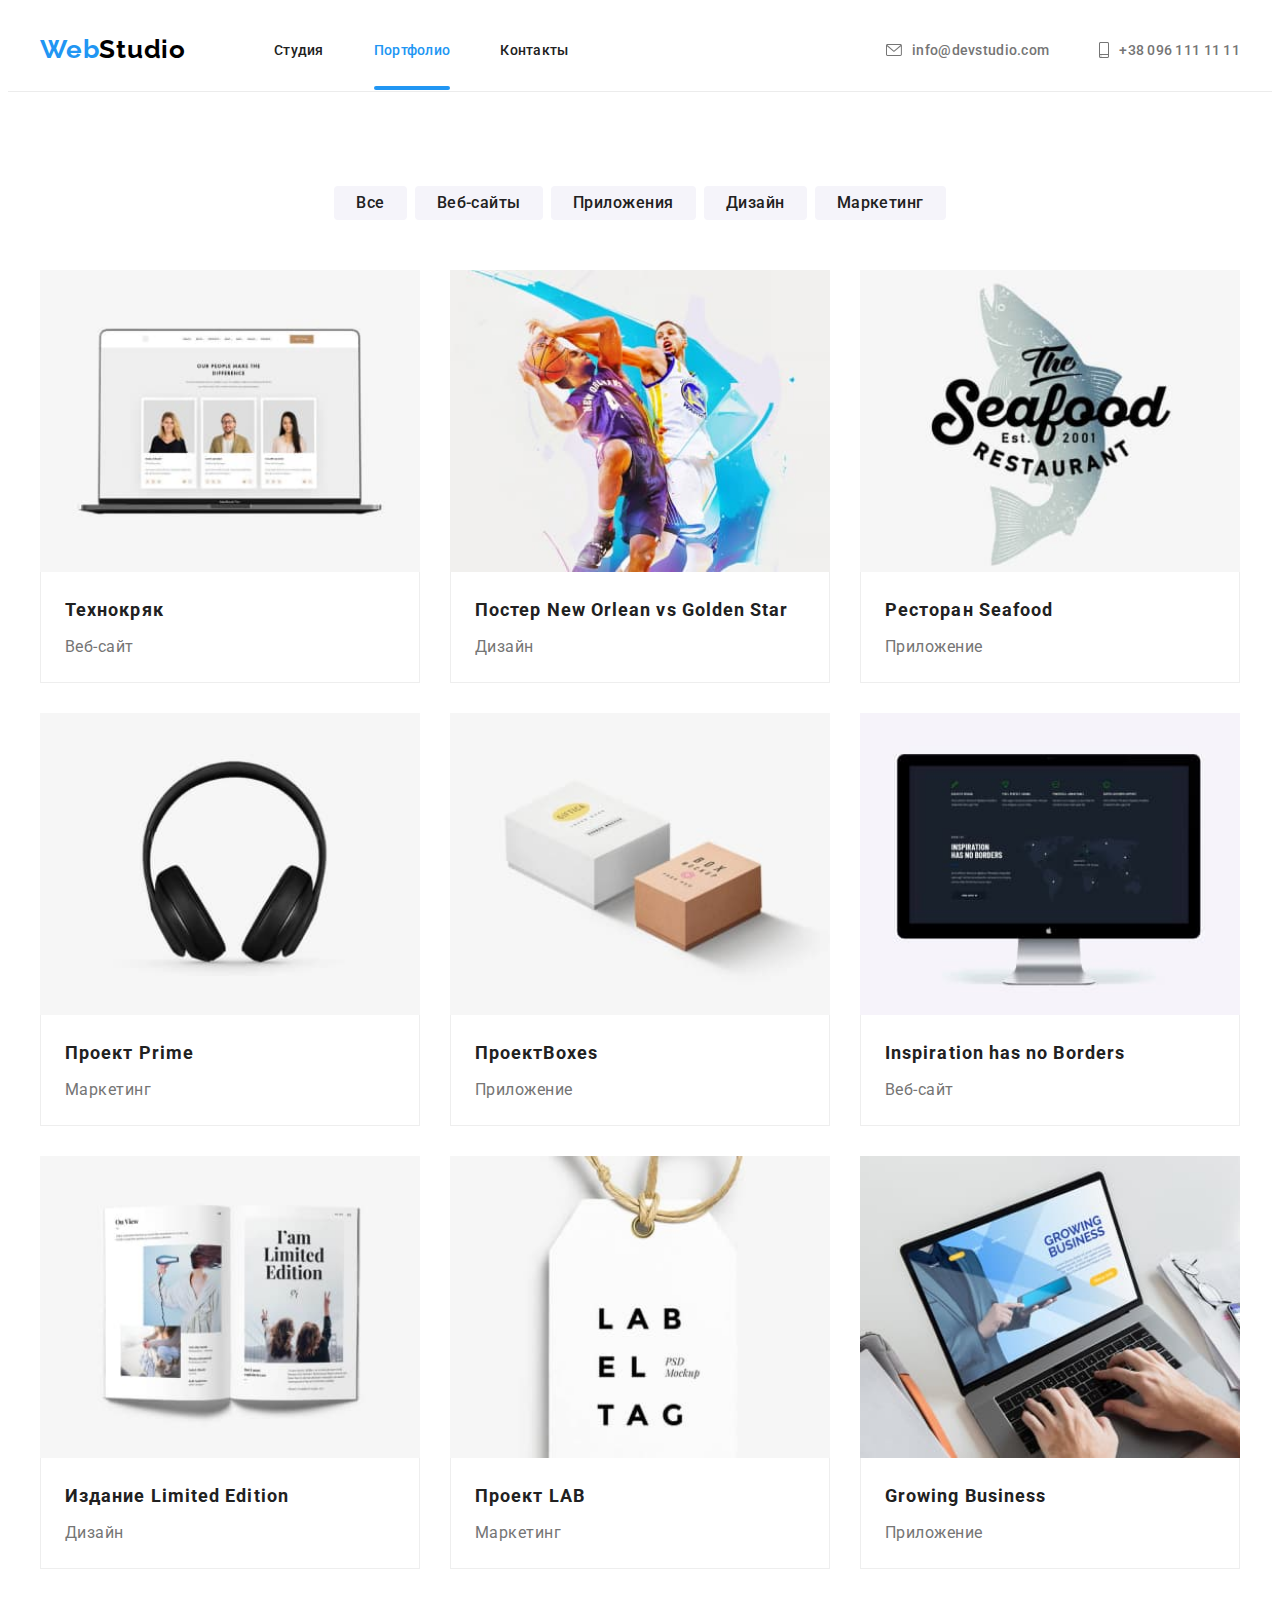
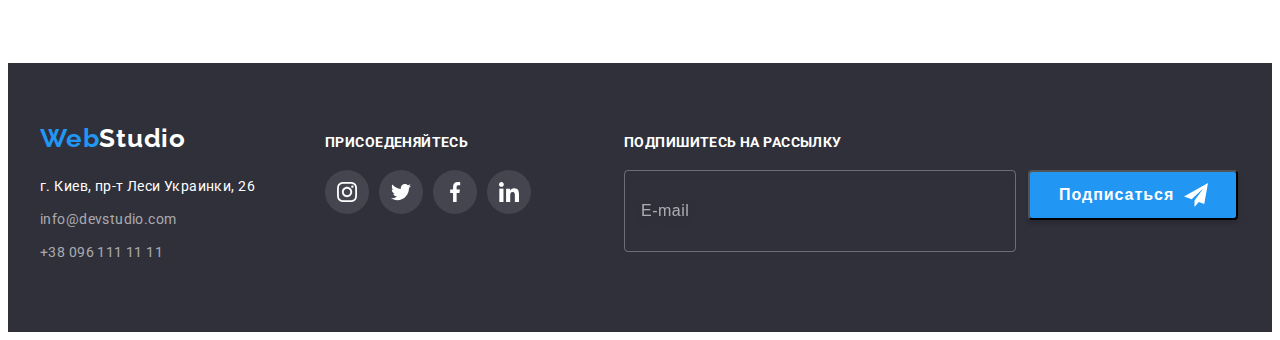
<file: portfilio.html>
<!DOCTYPE html>
<html lang="ru">
  <head>
    <meta charset="UTF-8" />
    <meta http-equiv="X-UA-Compatible" content="IE=edge" />
    <meta name="viewport" content="width=device-width, initial-scale=1.0" />
    <title>Студия</title>
    <link
      rel="stylesheet"
      href="https://cdnjs.cloudflare.com/ajax/libs/modern-normalize/1.1.0/modern-normalize.min.css"
      integrity="sha512-wpPYUAdjBVSE4KJnH1VR1HeZfpl1ub8YT/NKx4PuQ5NmX2tKuGu6U/JRp5y+Y8XG2tV+wKQpNHVUX03MfMFn9Q=="
      crossorigin="anonymous"
      referrerpolicy="no-referrer"
    />
    <link rel="preconnect" href="https://fonts.googleapis.com" />
    <link rel="preconnect" href="https://fonts.gstatic.com" crossorigin />
    <link
      rel="stylesheet"
      href="https://fonts.googleapis.com/css2?family=Raleway:wght@700&family=Roboto:wght@400;500;700;900&display=swap"
    />
    <link rel="stylesheet" href="./css/main.min.css" />
  </head>
  <body>
    <header class="head">
      <div class="container head__container">
        <a class="link logo-header" href=""
          >Web<span class="logo-header--black">Studio</span></a
        >
        <nav class="site-nav">
          <ul class="list site-nav-list">
            <li class="site-nav-list__item">
              <a class="link site-nav-list__link" href="./index.html"
                >Студия</a
              >
            </li>
            <li class="site-nav-list__item">
              <a class="link site-nav-list__link current" href="./portfilio.html"
                >Портфолио</a
              >
            </li>
            <li class="site-nav-list__item">
              <a class="link site-nav-list__link" href="">Контакты</a>
            </li>
          </ul>
        </nav>
        <ul class="list contaсts">
          <li class="contacts__item">
            <a class="link contaсts__email" href="mailto:info@devstudio.com"
              ><svg class="contaсts__email-icon" width="16" height="12">
                <use href="images/icons.svg#icon-envelope"></use></svg
              >info@devstudio.com</a
            >
          </li>
          <li class="contacts__item">
            <a class="link contacts__tel" href="tel:+380961111111"
              ><svg class="contaсts__tel-icon" width="10" height="16">
                <use href="images/icons.svg#icon-smartphone"></use></svg
              >+38 096 111 11 11</a
            >
          </li>
        </ul>
        <button type="button" class="btn-mob-menu-open" data-mobmenu-open>
          <svg class="btn-mob-menu-open__icon" width="24" height="16">
            <use href="images/icons.svg#icon-mob-menu-open"></use>
          </svg>
        </button>
      </div>

      <div class="header-mob-menu is-hidden" data-mobmenu>
        <div class="container">
          <button class="btn-mob-menu-close" data-mobmenu-close>
            <svg class="btn-mob-menu-close__icon" width="19" height="19">
              <use href="images/icons.svg#icon-mob-menu-close"></use>
            </svg>
          </button>
          <div class="header-mob-menu__top">
            <ul class="list mob-menu-list">
              <li class="mob-menu-list__item">
                <a
                  class="link mob-menu-list__link"
                  href="./index.html"
                  >Студия</a
                >
              </li>
              <li class="mob-menu-list__item">
                <a class="link mob-menu-list__link current current--mob" href="./portfilio.html"
                  >Портфолио</a
                >
              </li>
              <li class="mob-menu-list__item">
                <a class="link mob-menu-list__link" href="">Контакты</a>
              </li>
            </ul>
          </div>
          <div class="header-mob-menu__down">
            <ul class="list contaсts-mob">
              <li class="contacts-mob__item">
                <a class="link contacts-mob__tel" href="tel:+380961111111"
                  >+38 096 111 11 11</a
                >
              </li>
              <li class="contacts-mob__item">
                <a
                  class="link contacts-mob__email"
                  href="mailto:info@devstudio.com"
                  >info@devstudio.com</a
                >
              </li>
            </ul>

            <ul class="list mob-menu-social">
              <li class="mob-menu-social__item">
                <a href="" class="link mob-menu-social__link">Instagram</a>
              </li>
              <li class="mob-menu-social__item">
                <a href="" class="link mob-menu-social__link">Twitter</a>
              </li>
              <li class="mob-menu-social__item">
                <a href="" class="link mob-menu-social__link">Facebook</a>
              </li>
              <li class="mob-menu-social__item">
                <a href="" class="link mob-menu-social__link">LinkedIn</a>
              </li>
            </ul>
          </div>
        </div>
      </div>
    </header>

    <main>
      <!--фотографии-->
      <section class="photo">
        <div class="container">
          <h1 class="visually-hidden">Портфолио</h1>
          <ul class="list set-btn photo__set-btn">
            <li class="set-btn__item">
              <button class="batton set-btn__btn" type="button">Все</button>
            </li>
            <li class="set-btn__item">
              <button class="batton set-btn__btn" type="button">
                Веб-сайты
              </button>
            </li>
            <li class="set-btn__item">
              <button class="batton set-btn__btn" type="button">
                Приложения
              </button>
            </li>
            <li class="set-btn__item">
              <button class="batton set-btn__btn" type="button">Дизайн</button>
            </li>
            <li class="set-btn__item">
              <button class="batton set-btn__btn" type="button">
                Маркетинг
              </button>
            </li>
          </ul>
          <ul class="list card-set photo__card-set">
            <li class="card-set__item">
              <a href="" class="link card-set__link"
                ><div class="card-set__img-overlay">
                  <img
                    srcset="
                      ./images/портфолио/portfolio1-tab-1x.jpg 354w,
                      ./images/портфолио/portfolio1-des-1x.jpg 370w,
                      ./images/портфолио/portfolio1-mob-1x.jpg 450w,
                      ./images/портфолио/portfolio1-tab-2x.jpg 708w,
                      ./images/портфолио/portfolio1-des-2x.jpg 740w,
                      ./images/портфолио/portfolio1-mob-2x.jpg 900w
                    "
                    sizes="(min-width: 1200px) 370px, (min-width: 768px) 354px, (min-width: 480px) 450px, 100vw"
                    src="./images/портфолио/portfolio1-tab-1x.jpg"
                    alt="открытый ноутбук с тремя людьми на екране"
                    width="370"
                  />
                  <div class="card-set__photo-overlay">
                    <div class="card-set__thumb-portfolio">
                      <p class="card-set__portfolio-text">
                        Технокряк это современная площадка распространения
                        коронавируса. Компании используют эту платформу для
                        цифрового шпионажа и атак на защищённые сервера
                        конкурентов.
                      </p>
                    </div>
                  </div>
                </div>
                <div class="card-set__photo-thumb">
                  <h3 class="card-set__photo-title">Технокряк</h3>
                  <p class="card-set__photo-text">Веб-сайт</p>
                </div></a
              >
            </li>
            <li class="card-set__item">
              <a href="" class="link card-set__link"
                ><div class="card-set__img-overlay">
                  <img
                    srcset="
                      ./images/портфолио/portfolio2-tab-1x.jpg 354w,
                      ./images/портфолио/portfolio2-des-1x.jpg 370w,
                      ./images/портфолио/portfolio2-mob-1x.jpg 450w,
                      ./images/портфолио/portfolio2-tab-2x.jpg 708w,
                      ./images/портфолио/portfolio2-des-2x.jpg 740w,
                      ./images/портфолио/portfolio2-mob-2x.jpg 900w
                    "
                    sizes="(min-width: 1200px) 370px, (min-width: 768px) 354px, (min-width: 480px) 450px, 100vw"
                    src="./images/портфолио/portfolio2-tab-1x.jpg"
                    alt="два игрока в баскетбол с мячом"
                    width="370"
                  />
                  <div class="card-set__photo-overlay">
                    <div class="card-set__thumb-portfolio">
                      <p class="card-set__portfolio-text">
                        Технокряк это современная площадка распространения
                        коронавируса. Компании используют эту платформу для
                        цифрового шпионажа и атак на защищённые сервера
                        конкурентов.
                      </p>
                    </div>
                  </div>
                </div>
                <div class="card-set__photo-thumb">
                  <h3 class="card-set__photo-title">
                    Постер <span lang="en">New Orlean vs Golden Star</span>
                  </h3>
                  <p class="card-set__photo-text">Дизайн</p>
                </div></a
              >
            </li>
            <li class="card-set__item">
              <a href="" class="link card-set__link"
                ><div class="card-set__img-overlay">
                  <img
                    srcset="
                      ./images/портфолио/portfolio3-tab-1x.jpg 354w,
                      ./images/портфолио/portfolio3-des-1x.jpg 370w,
                      ./images/портфолио/portfolio3-mob-1x.jpg 450w,
                      ./images/портфолио/portfolio3-tab-2x.jpg 708w,
                      ./images/портфолио/portfolio3-des-2x.jpg 740w,
                      ./images/портфолио/portfolio3-mob-2x.jpg 900w
                    "
                    sizes="(min-width: 1200px) 370px, (min-width: 768px) 354px, (min-width: 480px) 450px, 100vw"
                    src="./images/портфолио/portfolio3-tab-1x.jpg"
                    alt="логотип ресторана"
                    width="370"
                  />
                  <div class="card-set__photo-overlay">
                    <div class="card-set__thumb-portfolio">
                      <p class="card-set__portfolio-text">
                        Технокряк это современная площадка распространения
                        коронавируса. Компании используют эту платформу для
                        цифрового шпионажа и атак на защищённые сервера
                        конкурентов.
                      </p>
                    </div>
                  </div>
                </div>
                <div class="card-set__photo-thumb">
                  <h3 class="card-set__photo-title">
                    Ресторан <span lang="en">Seafood</span>
                  </h3>
                  <p class="card-set__photo-text">Приложение</p>
                </div></a
              >
            </li>
            <li class="card-set__item">
              <a href="" class="link card-set__link"
                ><div class="card-set__img-overlay">
                  <img
                    srcset="
                      ./images/портфолио/portfolio4-tab-1x.jpg 354w,
                      ./images/портфолио/portfolio4-des-1x.jpg 370w,
                      ./images/портфолио/portfolio4-mob-1x.jpg 450w,
                      ./images/портфолио/portfolio4-tab-2x.jpg 708w,
                      ./images/портфолио/portfolio4-des-2x.jpg 740w,
                      ./images/портфолио/portfolio4-mob-2x.jpg 900w
                    "
                    sizes="(min-width: 1200px) 370px, (min-width: 768px) 354px, (min-width: 480px) 450px, 100vw"
                    src="./images/портфолио/portfolio4-tab-1x.jpg"
                    alt="наушники"
                    width="370"
                  />
                  <div class="card-set__photo-overlay">
                    <div class="card-set__thumb-portfolio">
                      <p class="card-set__portfolio-text">
                        Технокряк это современная площадка распространения
                        коронавируса. Компании используют эту платформу для
                        цифрового шпионажа и атак на защищённые сервера
                        конкурентов.
                      </p>
                    </div>
                  </div>
                </div>
                <div class="card-set__photo-thumb">
                  <h3 class="card-set__photo-title">
                    Проект <span lang="en">Prime</span>
                  </h3>
                  <p class="card-set__photo-text">Маркетинг</p>
                </div></a
              >
            </li>
            <li class="card-set__item">
              <a href="" class="link card-set__link"
                ><div class="card-set__img-overlay">
                  <img
                    srcset="
                      ./images/портфолио/portfolio5-tab-1x.jpg 354w,
                      ./images/портфолио/portfolio5-des-1x.jpg 370w,
                      ./images/портфолио/portfolio5-mob-1x.jpg 450w,
                      ./images/портфолио/portfolio5-tab-2x.jpg 708w,
                      ./images/портфолио/portfolio5-des-2x.jpg 740w,
                      ./images/портфолио/portfolio5-mob-2x.jpg 900w
                    "
                    sizes="(min-width: 1200px) 370px, (min-width: 768px) 354px, (min-width: 480px) 450px, 100vw"
                    src="./images/портфолио/portfolio5-tab-1x.jpg"
                    alt="две картонные коробки"
                    width="370"
                  />
                  <div class="card-set__photo-overlay">
                    <div class="card-set__thumb-portfolio">
                      <p class="card-set__portfolio-text">
                        Технокряк это современная площадка распространения
                        коронавируса. Компании используют эту платформу для
                        цифрового шпионажа и атак на защищённые сервера
                        конкурентов.
                      </p>
                    </div>
                  </div>
                </div>
                <div class="card-set__photo-thumb">
                  <h3 class="card-set__photo-title">
                    Проект<span lang="en">Boxes</span>
                  </h3>
                  <p class="card-set__photo-text">Приложение</p>
                </div></a
              >
            </li>
            <li class="card-set__item">
              <a href="" class="link card-set__link"
                ><div class="card-set__img-overlay">
                  <img
                    srcset="
                      ./images/портфолио/portfolio6-tab-1x.jpg 354w,
                      ./images/портфолио/portfolio6-des-1x.jpg 370w,
                      ./images/портфолио/portfolio6-mob-1x.jpg 450w,
                      ./images/портфолио/portfolio6-tab-2x.jpg 708w,
                      ./images/портфолио/portfolio6-des-2x.jpg 740w,
                      ./images/портфолио/portfolio6-mob-2x.jpg 900w
                    "
                    sizes="(min-width: 1200px) 370px, (min-width: 768px) 354px, (min-width: 480px) 450px, 100vw"
                    src="./images/портфолио/portfolio6-tab-1x.jpg"
                    alt="монитор с картой мира"
                    width="370"
                  />
                  <div class="card-set__photo-overlay">
                    <div class="card-set__thumb-portfolio">
                      <p class="card-set__portfolio-text">
                        Технокряк это современная площадка распространения
                        коронавируса. Компании используют эту платформу для
                        цифрового шпионажа и атак на защищённые сервера
                        конкурентов.
                      </p>
                    </div>
                  </div>
                </div>
                <div class="card-set__photo-thumb">
                  <h3 class="card-set__photo-title" lang="en">
                    Inspiration has no Borders
                  </h3>
                  <p class="card-set__photo-text">Веб-сайт</p>
                </div></a
              >
            </li>
            <li class="card-set__item">
              <a href="" class="link card-set__link"
                ><div class="card-set__img-overlay">
                  <img
                    srcset="
                      ./images/портфолио/portfolio7-tab-1x.jpg 354w,
                      ./images/портфолио/portfolio7-des-1x.jpg 370w,
                      ./images/портфолио/portfolio7-mob-1x.jpg 450w,
                      ./images/портфолио/portfolio7-tab-2x.jpg 708w,
                      ./images/портфолио/portfolio7-des-2x.jpg 740w,
                      ./images/портфолио/portfolio7-mob-2x.jpg 900w
                    "
                    sizes="(min-width: 1200px) 370px, (min-width: 768px) 354px, (min-width: 480px) 450px, 100vw"
                    src="./images/портфолио/portfolio7-tab-1x.jpg"
                    alt="открытый журнал"
                    width="370"
                  />
                  <div class="card-set__photo-overlay">
                    <div class="card-set__thumb-portfolio">
                      <p class="card-set__portfolio-text">
                        Технокряк это современная площадка распространения
                        коронавируса. Компании используют эту платформу для
                        цифрового шпионажа и атак на защищённые сервера
                        конкурентов.
                      </p>
                    </div>
                  </div>
                </div>
                <div class="card-set__photo-thumb">
                  <h3 class="card-set__photo-title">
                    Издание <span lang="en">Limited Edition</span>
                  </h3>
                  <p class="card-set__photo-text">Дизайн</p>
                </div></a
              >
            </li>
            <li class="card-set__item">
              <a href="" class="link card-set__link"
                ><div class="card-set__img-overlay">
                  <img
                    srcset="
                      ./images/портфолио/portfolio8-tab-1x.jpg 354w,
                      ./images/портфолио/portfolio8-des-1x.jpg 370w,
                      ./images/портфолио/portfolio8-mob-1x.jpg 450w,
                      ./images/портфолио/portfolio8-tab-2x.jpg 708w,
                      ./images/портфолио/portfolio8-des-2x.jpg 740w,
                      ./images/портфолио/portfolio8-mob-2x.jpg 900w
                    "
                    sizes="(min-width: 1200px) 370px, (min-width: 768px) 354px, (min-width: 480px) 450px, 100vw"
                    src="./images/портфолио/portfolio8-tab-1x.jpg"
                    alt="бирка с логотипом"
                    width="370"
                  />
                  <div class="card-set__photo-overlay">
                    <div class="card-set__thumb-portfolio">
                      <p class="card-set__portfolio-text">
                        Технокряк это современная площадка распространения
                        коронавируса. Компании используют эту платформу для
                        цифрового шпионажа и атак на защищённые сервера
                        конкурентов.
                      </p>
                    </div>
                  </div>
                </div>
                <div class="card-set__photo-thumb">
                  <h3 class="card-set__photo-title">
                    Проект <span lang="en">LAB</span>
                  </h3>
                  <p class="card-set__photo-text">Маркетинг</p>
                </div></a
              >
            </li>
            <li class="card-set__item">
              <a href="" class="link card-set__link"
                ><div class="card-set__img-overlay">
                  <img
                    srcset="
                      ./images/портфолио/portfolio9-tab-1x.jpg 354w,
                      ./images/портфолио/portfolio9-des-1x.jpg 370w,
                      ./images/портфолио/portfolio9-mob-1x.jpg 450w,
                      ./images/портфолио/portfolio9-tab-2x.jpg 708w,
                      ./images/портфолио/portfolio9-des-2x.jpg 740w,
                      ./images/портфолио/portfolio9-mob-2x.jpg 900w
                    "
                    sizes="(min-width: 1200px) 370px, (min-width: 768px) 354px, (min-width: 480px) 450px, 100vw"
                    src="./images/портфолио/portfolio9-tab-1x.jpg"
                    alt="руки набирают что-то на наутбуке"
                    width="370"
                  />
                  <div class="card-set__photo-overlay">
                    <div class="card-set__thumb-portfolio">
                      <p class="card-set__portfolio-text">
                        Технокряк это современная площадка распространения
                        коронавируса. Компании используют эту платформу для
                        цифрового шпионажа и атак на защищённые сервера
                        конкурентов.
                      </p>
                    </div>
                  </div>
                </div>
                <div class="card-set__photo-thumb">
                  <h3 class="card-set__photo-title" lang="en">
                    Growing Business
                  </h3>
                  <p class="card-set__photo-text">Приложение</p>
                </div></a
              >
            </li>
          </ul>
        </div>
      </section>
    </main>
    <footer class="footer-page">
      <div class="container footer-page__container">
        <div class="footer-page__div-tablet">
          <div class="footer-page__contacts">
            <a class="link footer-page__logo" href=""
              >Web<span class="footer-page__logo--wite">Studio</span></a
            >
            <address class="address-card foter-page__address-card">
              <p class="address-card__text">г. Киев, пр-т Леси Украинки, 26</p>
              <ul class="list address-list address-card__address-list">
                <li class="address-list_item address-list_item--mb">
                  <a
                    class="link address-list__email"
                    href="mailto:info@devstudio.com"
                    >info@devstudio.com</a
                  >
                </li>
                <li class="address-list_item">
                  <a class="link address-list__tel" href="tel:+380961111111"
                    >+38 096 111 11 11</a
                  >
                </li>
              </ul>
            </address>
          </div>
          <div class="footer-page__social footer-page-social">
            <h3 class="footer-page-social__title">ПРИСОЕДЕНЯЙТЕСЬ</h3>
            <ul class="list footer-social">
              <li class="footer-social__item">
                <a href="" class="footer-social__link"
                  ><svg class="footer-social__icon" width="20" height="20">
                    <use href="images/icons.svg#icon-instagram"></use></svg
                ></a>
              </li>
              <li class="footer-social__item">
                <a href="" class="footer-social__link"
                  ><svg class="footer-social__icon" width="20" height="20">
                    <use href="images/icons.svg#icon-twitter"></use></svg
                ></a>
              </li>
              <li class="footer-social__item">
                <a href="" class="footer-social__link"
                  ><svg class="footer-social__icon" width="20" height="20">
                    <use href="images/icons.svg#icon-facebook"></use></svg
                ></a>
              </li>
              <li class="footer-social__item">
                <a href="" class="footer-social__link"
                  ><svg class="footer-social__icon" width="20" height="20">
                    <use href="images/icons.svg#icon-linkedin"></use></svg
                ></a>
              </li>
            </ul>
          </div>
        </div>

        <div class="foter-form footer-page__footer-form">
          <h3 class="foter-form__title">Подпишитесь на рассылку</h3>
          <form class="email-form">
            <div class="email-form__send">
              <input
                type="email"
                name="email-form"
                class="email-form__text"
                placeholder="E-mail"
              />
              <button class="email-form__btn" type="submit">
                Подписаться<svg
                  class="email-form__send-icon"
                  width="24"
                  height="24"
                >
                  <use href="images/icons.svg#icon-fly-icon"></use>
                </svg>
              </button>
            </div>
          </form>
        </div>
      </div>
    </footer>
    <script src="./js/mobmenu.js"></script>
  </body>
</html>
</file>
<file: css/main.min.css>
:root{--primary-text-color: #212121;--secondary-text-color: #757575;--accent-color: #2196f3;--main-title-color: #ffffff;--hero-bg-col: #2f303a;--body-bg-color: #ffffff;--hedear-logo: #000000;--footer-logo: #ffffff;--footer-mail-tel: rgba(255, 255, 255, 0.6);--hero-btn-active: #188ce8;--second-body-bg-color: #e5e5e5;--tems-section-bg-color: #f5f4fa;--footer-address-color: #ffffff;--portfolio-btn-bg-color: #f5f4fa;--card-margin--: 30px;--cubic-bezier--: cubic-bezier(0.4, 0, 0.2, 1);--time-hov-fok--: 250ms}p,h1,h2,h3,h4,h5,h6{margin:0}ul{margin:0;padding:0}body{font-family:"Roboto", sans-serif;background-color:var(--body-bg-color);color:var(--primary-text-color);display:block}.list{list-style:none}.link{text-decoration:none}img{display:block;width:100%;max-width:100%;height:auto}.visually-hidden{position:absolute;width:1px;height:1px;margin:-1px;border:0;padding:0;white-space:nowrap;-webkit-clip-path:inset(100%);clip-path:inset(100%);clip:rect(0 0 0 0);overflow:hidden}.container{width:100%;padding-left:15px;padding-right:15px;margin:0 auto}@media screen and (min-width: 480px){.container{width:480px}}@media screen and (min-width: 768px){.container{width:768px}}@media screen and (min-width: 1200px){.container{width:1200px}}section{padding-top:60px;padding-bottom:60px}@media screen and (min-width: 1200px){section{padding-top:94px;padding-bottom:94px}}.head{position:relative;border-bottom:1px solid #ececec}header .container{display:-webkit-box;display:-ms-flexbox;display:flex;-webkit-box-align:center;-ms-flex-align:center;align-items:center}.site-nav-list{display:none}@media screen and (min-width: 768px){.site-nav-list{display:-webkit-box;display:-ms-flexbox;display:flex}}.logo-header{font-family:"Raleway", sans-serif;font-weight:700;font-size:24px;line-height:1.16667;letter-spacing:.03em;padding-top:16px;padding-bottom:16px;color:var(--accent-color)}@media screen and (min-width: 768px){.logo-header{padding:26px 0 26px 0;margin-right:88px}}@media screen and (min-width: 1200px){.logo-header{font-size:26px;line-height:1.19231;letter-spacing:.03em}}.logo-header--black{color:var(--hedear-logo)}.site-nav-list__item:not(:last-child){margin-right:50px}.site-nav-list__link{position:relative;font-weight:500;font-size:14px;line-height:1.14286;letter-spacing:.02em;padding-top:32px;padding-bottom:32px;color:var(--primary-text-color);-webkit-transition:color var(--time-hov-fok--) var(--cubic-bezier--);transition:color var(--time-hov-fok--) var(--cubic-bezier--)}.site-nav-list__link:hover,.site-nav-list__link:focus{color:var(--accent-color)}.current{color:var(--accent-color)}.current::after{content:"";position:absolute;left:0;bottom:0;display:block;width:100%;height:4px;border-radius:2px;background-color:var(--accent-color)}.contaсts{display:none}@media screen and (min-width: 768px){.contaсts{display:-webkit-box;display:-ms-flexbox;display:flex;-webkit-box-orient:vertical;-webkit-box-direction:normal;-ms-flex-direction:column;flex-direction:column;margin-left:84px}}@media screen and (min-width: 1200px){.contaсts{margin-left:auto;-webkit-box-orient:horizontal;-webkit-box-direction:normal;-ms-flex-direction:row;flex-direction:row}}.contaсts__email-icon{margin-right:10px;fill:currentColor}.contaсts__tel-icon{margin-right:10px;fill:currentColor}.contaсts__email,.contacts__tel{display:-webkit-box;display:-ms-flexbox;display:flex;-webkit-box-align:center;-ms-flex-align:center;align-items:center;font-weight:500;font-size:12px;line-height:1.16667;letter-spacing:.02em;color:var(--secondary-text-color);-webkit-transition:color var(--time-hov-fok--) var(--cubic-bezier--);transition:color var(--time-hov-fok--) var(--cubic-bezier--)}@media screen and (min-width: 1200px){.contaсts__email,.contacts__tel{font-weight:500;font-size:14px;line-height:1.14286;letter-spacing:.02em}}.contaсts__email:hover,.contaсts__email:focus,.contacts__tel:hover,.contacts__tel:focus{color:var(--accent-color)}@media screen and (min-width: 768px){.contacts__item:not(:last-child){margin-bottom:10px}}@media screen and (min-width: 1200px){.contacts__item:not(:last-child){margin-right:50px;margin-bottom:0}}.btn-mob-menu-open{width:40px;height:40px;margin-left:auto;display:-webkit-box;display:-ms-flexbox;display:flex;-webkit-box-pack:center;-ms-flex-pack:center;justify-content:center;-webkit-box-align:center;-ms-flex-align:center;align-items:center;background-color:var(--body-bg-color);margin-top:10px;margin-right:10px;margin-bottom:10px;cursor:pointer;border:none}.btn-mob-menu-open:focus,.btn-mob-menu-open:hover{color:var(--accent-color)}@media screen and (min-width: 768px){.btn-mob-menu-open{display:none}}.btn-mob-menu-open__icon,.btn-mob-menu-close__icon{fill:currentColor}.header-mob-menu{position:fixed;background-color:var(--body-bg-color);top:0;left:0;width:100vw;height:100vh;z-index:1;padding:48px 40px;-webkit-transition:visibility var(--time-hov-fok--) var(--cubic-bezier--),opacity var(--time-hov-fok--) var(--cubic-bezier--),-webkit-transform var(--time-hov-fok--) var(--cubic-bezier--);transition:visibility var(--time-hov-fok--) var(--cubic-bezier--),opacity var(--time-hov-fok--) var(--cubic-bezier--),-webkit-transform var(--time-hov-fok--) var(--cubic-bezier--);transition:transform var(--time-hov-fok--) var(--cubic-bezier--),visibility var(--time-hov-fok--) var(--cubic-bezier--),opacity var(--time-hov-fok--) var(--cubic-bezier--);transition:transform var(--time-hov-fok--) var(--cubic-bezier--),visibility var(--time-hov-fok--) var(--cubic-bezier--),opacity var(--time-hov-fok--) var(--cubic-bezier--),-webkit-transform var(--time-hov-fok--) var(--cubic-bezier--)}.header-mob-menu .container{height:100%;display:-webkit-box;display:-ms-flexbox;display:flex;-webkit-box-orient:vertical;-webkit-box-direction:normal;-ms-flex-direction:column;flex-direction:column;-webkit-box-align:start;-ms-flex-align:start;align-items:flex-start;-webkit-box-pack:justify;-ms-flex-pack:justify;justify-content:space-between}.header-mob-menu.is-hidden{visibility:hidden;opacity:0;pointer-events:none;-webkit-transform:translate(-50%, -50%) scale(0.6);transform:translate(-50%, -50%) scale(0.6)}.btn-mob-menu-close{position:absolute;cursor:pointer;top:10px;right:15px;min-width:40px;min-height:40px;background-color:var(--body-bg-color);border:none;display:-webkit-box;display:-ms-flexbox;display:flex;-webkit-box-pack:center;-ms-flex-pack:center;justify-content:center;-webkit-box-align:center;-ms-flex-align:center;align-items:center}.btn-mob-menu-close:focus,.btn-mob-menu-close:hover{color:var(--accent-color)}.mob-menu-list{position:relative}.mob-menu-list__link{position:relative;font-weight:500;font-size:40px;line-height:1.175;letter-spacing:.02em;color:#212121}.current--mob{color:var(--accent-color)}.mob-menu-list__item:not(:last-child),.contacts-mob__item:not(:last-child){margin-bottom:32px}.contacts-mob__tel{font-weight:400;font-size:22px;line-height:1.27273;letter-spacing:.02em;color:var(--accent-color)}@media screen and (min-width: 480px){.contacts-mob__tel{font-weight:500;font-size:34px;line-height:1.17647;letter-spacing:.02em}}.contacts-mob__email{font-weight:500;font-size:24px;line-height:1.16667;letter-spacing:.02em;color:#757575}.mob-menu-social{display:-webkit-box;display:-ms-flexbox;display:flex;margin-top:64px}.mob-menu-social__item:not(:last-child)::after{content:"";margin-left:5px;margin-right:5px;width:22px;height:0;border:1px solid rgba(33,33,33,0.2);-webkit-transform:rotate(90deg);transform:rotate(90deg)}@media screen and (min-width: 480px){.mob-menu-social__item:not(:last-child)::after{margin-left:10px;margin-right:10px}}.mob-menu-social__link{font-weight:500;font-size:12px;line-height:1.33333;letter-spacing:.02em;color:#2196f3}@media screen and (min-width: 480px){.mob-menu-social__link{font-weight:500;font-size:18px;line-height:1.22222;letter-spacing:.02em}}.hero{max-width:1600px;background-size:cover;background-repeat:no-repeat;background-color:var(--hero-bg-col);background-image:-webkit-gradient(linear, left top, left bottom, from(rgba(47,48,58,0.4)), to(rgba(47,48,58,0.4))),url(../images/hero-mob1x.JPG);background-image:linear-gradient(rgba(47,48,58,0.4), rgba(47,48,58,0.4)),url(../images/hero-mob1x.JPG);padding-top:118px;padding-bottom:118px;margin-left:auto;margin-right:auto;text-align:center}@media (min-device-pixel-ratio: 2), (-webkit-min-device-pixel-ratio: 2), (min-resolution: 192dpi), (min-resolution: 2dppx){.hero{background-image:-webkit-gradient(linear, left top, left bottom, from(rgba(47,48,58,0.4)), to(rgba(47,48,58,0.4))),url(../images./hero-mob2x.jpg);background-image:linear-gradient(rgba(47,48,58,0.4), rgba(47,48,58,0.4)),url(../images./hero-mob2x.jpg)}}@media screen and (min-width: 768px){.hero{background-image:-webkit-gradient(linear, left top, left bottom, from(rgba(47,48,58,0.4)), to(rgba(47,48,58,0.4))),url(../images/hero-tab1x.jpg);background-image:linear-gradient(rgba(47,48,58,0.4), rgba(47,48,58,0.4)),url(../images/hero-tab1x.jpg)}}@media screen and (min-width: 768px) and (min-device-pixel-ratio: 2), screen and (min-width: 768px) and (-webkit-min-device-pixel-ratio: 2), screen and (min-width: 768px) and (min-resolution: 192dpi), screen and (min-width: 768px) and (min-resolution: 2dppx){.hero{background-image:-webkit-gradient(linear, left top, left bottom, from(rgba(47,48,58,0.4)), to(rgba(47,48,58,0.4))),url(../images/hero-tab2x.jpg);background-image:linear-gradient(rgba(47,48,58,0.4), rgba(47,48,58,0.4)),url(../images/hero-tab2x.jpg)}}@media screen and (min-width: 1200px){.hero{padding-top:200px;padding-bottom:200px;background-image:-webkit-gradient(linear, left top, left bottom, from(rgba(47,48,58,0.4)), to(rgba(47,48,58,0.4))),url(../images/hero-des1x.jpg);background-image:linear-gradient(rgba(47,48,58,0.4), rgba(47,48,58,0.4)),url(../images/hero-des1x.jpg)}}@media screen and (min-width: 1200px) and (min-device-pixel-ratio: 2), screen and (min-width: 1200px) and (-webkit-min-device-pixel-ratio: 2), screen and (min-width: 1200px) and (min-resolution: 192dpi), screen and (min-width: 1200px) and (min-resolution: 2dppx){.hero{background-image:-webkit-gradient(linear, left top, left bottom, from(rgba(47,48,58,0.4)), to(rgba(47,48,58,0.4))),url(../images/hero-des2x.jpg);background-image:linear-gradient(rgba(47,48,58,0.4), rgba(47,48,58,0.4)),url(../images/hero-des2x.jpg)}}.hero__title{font-weight:900;font-size:26px;line-height:1.61538;letter-spacing:.06em;text-transform:uppercase;margin-bottom:30px;color:var(--main-title-color);margin-right:auto;margin-left:auto;max-width:360px}@media screen and (min-width: 1200px){.hero__title{max-width:696px;font-size:44px;line-height:1.36364}}.hero__btn{font-family:inherit;font-weight:700;font-size:16px;line-height:1.875;letter-spacing:.06em;background-color:var(--accent-color);color:var(--main-title-color);cursor:pointer;border-radius:4px;min-width:200px;min-height:50px;-webkit-box-shadow:0px 4px 4px rgba(0,0,0,0.15);box-shadow:0px 4px 4px rgba(0,0,0,0.15);-webkit-transition:bacground-color var(--time-hov-fok--) var(--cubic-bezier--);transition:bacground-color var(--time-hov-fok--) var(--cubic-bezier--)}.hero__btn:hover,.hero__btn:focus{background-color:var(--hero-btn-active)}.about-list__icon{height:120px;width:auto;border-radius:4px;background:#f5f4fa;margin-bottom:30px;display:-webkit-box;display:-ms-flexbox;display:flex;-webkit-box-pack:center;-ms-flex-pack:center;justify-content:center;-webkit-box-align:center;-ms-flex-align:center;align-items:center}.about-list{margin-bottom:-30px}@media screen and (min-width: 768px){.about-list{display:-webkit-box;display:-ms-flexbox;display:flex;-ms-flex-wrap:wrap;flex-wrap:wrap;margin-left:-30px}}.about-list__item{margin-bottom:30px}@media screen and (min-width: 768px){.about-list__item{margin-left:30px;width:calc(100% / 2 - 30px)}}@media screen and (min-width: 1200px){.about-list__item{width:calc(100% / 4 - 30px)}}.about-list__title{font-weight:700;font-size:14px;line-height:1.14286;letter-spacing:.03em;text-transform:uppercase;color:var(--primary-text-color);margin-bottom:10px}@media screen and (max-width: 767px){.about-list__title{display:-webkit-box;display:-ms-flexbox;display:flex;-webkit-box-pack:center;-ms-flex-pack:center;justify-content:center}}.about-list__text{font-size:14px;line-height:1.71429;letter-spacing:.03em;color:var(--secondary-text-color)}.activities{display:-webkit-box;display:-ms-flexbox;display:flex;padding-top:0;padding-bottom:94px}@media screen and (max-width: 1199px){.activities{display:none}}.activities__title{font-weight:700;font-size:36px;line-height:1.16667;letter-spacing:.03em;color:var(--primary-text-color);margin-bottom:50px;text-align:center}.activities-list{display:-webkit-box;display:-ms-flexbox;display:flex;-ms-flex-wrap:wrap;flex-wrap:wrap;margin-left:-30px;margin-bottom:-30px}.activities__photos{margin-bottom:30px;position:relative;width:calc(100% / 3 - 30px);margin-left:30px}.activities__thumb{position:absolute;left:0;bottom:0;width:370px;height:70px;padding-top:27px;padding-bottom:27px;background-color:rgba(47,48,58,0.8)}.activities__card-title{font-weight:700;font-size:14px;line-height:1.14286;letter-spacing:.03em;text-align:center;text-transform:uppercase;color:var(--main-title-color)}.team{background-color:var(--tems-section-bg-color)}.team-list{margin-bottom:-30px}@media screen and (min-width: 768px){.team-list{display:-webkit-box;display:-ms-flexbox;display:flex;-ms-flex-wrap:wrap;flex-wrap:wrap;margin-left:-30px}}.team-list__item{margin-bottom:30px}@media screen and (min-width: 768px){.team-list__item{width:calc(100% / 2 - 30px);margin-left:30px}}@media screen and (min-width: 1200px){.team-list__item{width:calc(100% / 4 - 30px)}}.team__title{font-size:28px;line-height:1.17857;letter-spacing:.03em;color:var(--primary-text-color);margin-bottom:30px;text-align:center}@media screen and (min-width: 1200px){.team__title{font-size:36px;line-height:1.16667;letter-spacing:.03em;margin-bottom:50px}}.team-list__name{font-weight:500;font-size:14px;line-height:1.14286;letter-spacing:.03em;color:var(--primary-text-color);margin-bottom:10px}@media screen and (min-width: 768px) and (min-width: 1200px){.team-list__name{font-size:16px;line-height:1.1875}}.team-list__profession{font-weight:400;font-size:14px;line-height:1.14286;letter-spacing:.03em;color:var(--secondary-text-color);margin-bottom:16px}@media screen and (min-width: 768px) and (min-width: 1200px){.team-list__profession{font-size:16px;line-height:1.1875;letter-spacing:.03em}}.team-social{display:-webkit-box;display:-ms-flexbox;display:flex;-webkit-box-pack:center;-ms-flex-pack:center;justify-content:center}.team-social__item:not(:last-child){margin-right:10px}.team-social__link{width:44px;height:44px;background-color:#ffffff;border-radius:50%;display:-webkit-box;display:-ms-flexbox;display:flex;-webkit-box-pack:center;-ms-flex-pack:center;justify-content:center;-webkit-box-align:center;-ms-flex-align:center;align-items:center;color:#afb1b8;-webkit-transition:background-color var(--time-hov-fok--) var(--cubic-bezier--),color var(--time-hov-fok--) var(--cubic-bezier--);transition:background-color var(--time-hov-fok--) var(--cubic-bezier--),color var(--time-hov-fok--) var(--cubic-bezier--)}.team-social__link:hover,.team-social__link:focus{background-color:var(--accent-color);color:#ffffff}.team-social__icon{fill:currentColor}.team-list__thumb{background:#ffffff;-webkit-box-shadow:0px 1px 3px rgba(0,0,0,0.12),0px 1px 1px rgba(0,0,0,0.14),0px 2px 1px rgba(0,0,0,0.2);box-shadow:0px 1px 3px rgba(0,0,0,0.12),0px 1px 1px rgba(0,0,0,0.14),0px 2px 1px rgba(0,0,0,0.2);border-radius:0px 0px 4px 4px;padding:30px 30px;text-align:center}.clients{padding-top:0}.clients__title{font-weight:700;font-size:28px;line-height:1.17857;letter-spacing:.03em;color:#212121;margin-bottom:30px;display:-webkit-box;display:-ms-flexbox;display:flex;-webkit-box-pack:center;-ms-flex-pack:center;justify-content:center;padding-top:60px}@media screen and (min-width: 1200px){.clients__title{font-size:36px;line-height:1.16667;letter-spacing:.03em;margin-bottom:50px}}.clients-list{display:-webkit-box;display:-ms-flexbox;display:flex;-ms-flex-wrap:wrap;flex-wrap:wrap;margin-left:-30px;margin-bottom:-30px}.clients-list__item{width:calc(100% / 2 - 30px);margin-left:30px;margin-bottom:30px}@media screen and (min-width: 768px){.clients-list__item{width:calc(100% / 3 - 30px)}}@media screen and (min-width: 1200px){.clients-list__item{width:calc(100% / 6 - 30px)}}.clients-list__link{padding:16px 52px;border:1px solid #afb1b8;border-radius:4px;color:#afb1b8;display:-webkit-box;display:-ms-flexbox;display:flex;-webkit-box-pack:center;-ms-flex-pack:center;justify-content:center;-webkit-box-align:center;-ms-flex-align:center;align-items:center;-webkit-transition:color var(--time-hov-fok--) var(--cubic-bezier--),border var(--time-hov-fok--) var(--cubic-bezier--);transition:color var(--time-hov-fok--) var(--cubic-bezier--),border var(--time-hov-fok--) var(--cubic-bezier--)}.clients-list__link:hover,.clients-list__link:focus{color:var(--accent-color);border:1px solid var(--accent-color)}.clients-list__icon{fill:currentColor}.footer-page{background-color:var(--hero-bg-col);padding-top:60px;padding-bottom:60px}@media screen and (min-width: 768px){.footer-page__div-tablet{display:-webkit-box;display:-ms-flexbox;display:flex;-webkit-box-align:baseline;-ms-flex-align:baseline;align-items:baseline;-ms-flex-pack:distribute;justify-content:space-around}}@media screen and (min-width: 1200px){.footer-page__container{display:-webkit-box;display:-ms-flexbox;display:flex;-webkit-box-align:baseline;-ms-flex-align:baseline;align-items:baseline}}.footer-page__contacts{margin-bottom:60px}@media screen and (min-width: 1200px){.footer-page__contacts{margin-right:70px;margin-bottom:0}}.footer-page__logo{font-family:"Raleway";font-weight:700;font-size:24px;line-height:1.16667;letter-spacing:.03em;color:var(--accent-color);text-align:center;display:block}@media screen and (min-width: 1200px){.footer-page__logo{font-weight:700;font-size:26px;line-height:1.19231;letter-spacing:.03em;text-align:start}}.footer-page__logo--wite{color:var(--footer-logo)}.foter-page__address-card{font-style:inherit;margin-top:20px}.address-card__text{font-weight:400;font-size:14px;line-height:1.71429;letter-spacing:.03em;color:var(--footer-address-color);margin-bottom:0;text-align:center}@media screen and (min-width: 1200px){.address-card__text{text-align:start}}.address-card__address-list{margin-top:8px}@media screen and (min-width: 1200px){.address-card__address-list{margin-top:9px}}.address-list_item--mb{margin-bottom:8px}@media screen and (min-width: 1200px){.address-list_item--mb{margin-bottom:9px}}.address-list_item{text-align:center}@media screen and (min-width: 1200px){.address-list_item{text-align:start}}.address-list__email,.address-list__tel{font-weight:400;font-size:14px;line-height:1.71429;letter-spacing:.03em;color:var(--footer-mail-tel);-webkit-transition:color var(--time-hov-fok--) var(--cubic-bezier--);transition:color var(--time-hov-fok--) var(--cubic-bezier--)}.address-list__email:hover,.address-list__email:focus,.address-list__tel:hover,.address-list__tel:focus{color:var(--accent-color)}.footer-page__social{margin-bottom:60px}@media screen and (min-width: 1200px){.footer-page__social{margin-right:93px;margin-bottom:0}}.footer-page-social__title{font-weight:700;font-size:14px;line-height:1.14286;letter-spacing:.03em;text-transform:uppercase;color:#ffffff;margin-bottom:20px;text-align:center}@media screen and (min-width: 1200px){.footer-page-social__title{text-align:start}}.footer-social{display:-webkit-box;display:-ms-flexbox;display:flex;-webkit-box-pack:center;-ms-flex-pack:center;justify-content:center}.footer-social__item:not(:last-child){margin-right:10px}.footer-social__link{width:44px;height:44px;display:-webkit-box;display:-ms-flexbox;display:flex;-webkit-box-align:center;-ms-flex-align:center;align-items:center;-webkit-box-pack:center;-ms-flex-pack:center;justify-content:center;border-radius:50%;background:rgba(255,255,255,0.1);-webkit-transition:background-color var(--time-hov-fok--) var(--cubic-bezier--);transition:background-color var(--time-hov-fok--) var(--cubic-bezier--)}.footer-social__link:hover,.footer-social__link:focus{background-color:var(--accent-color)}.footer-social__icon{fill:#ffffff}.foter-form__title{font-weight:700;font-size:14px;line-height:1.14286;letter-spacing:.03em;text-transform:uppercase;color:#ffffff;margin-bottom:20px;text-align:center}@media screen and (min-width: 1200px){.foter-form__title{text-align:start}}@media screen and (min-width: 768px){.email-form__send{text-align:center}}@media screen and (min-width: 1200px){.email-form__send{display:-webkit-box;display:-ms-flexbox;display:flex;-webkit-box-pack:justify;-ms-flex-pack:justify;justify-content:space-between}}.email-form__text{width:100%;height:50px;border:1px solid rgba(255,255,255,0.3);-webkit-filter:drop-shadow(0px 4px 4px rgba(0,0,0,0.15));filter:drop-shadow(0px 4px 4px rgba(0,0,0,0.15));border-radius:4px;background-color:transparent;outline:none;padding:15px 16px;margin-bottom:20px}.email-form__text::-webkit-input-placeholder,.email-form__text{font-weight:400;font-size:16px;line-height:1.25;letter-spacing:.03em;color:rgba(255,255,255,0.6)}.email-form__text:-ms-input-placeholder,.email-form__text{font-weight:400;font-size:16px;line-height:1.25;letter-spacing:.03em;color:rgba(255,255,255,0.6)}.email-form__text::-ms-input-placeholder,.email-form__text{font-weight:400;font-size:16px;line-height:1.25;letter-spacing:.03em;color:rgba(255,255,255,0.6)}.email-form__text::placeholder,.email-form__text{font-weight:400;font-size:16px;line-height:1.25;letter-spacing:.03em;color:rgba(255,255,255,0.6)}@media screen and (min-width: 768px){.email-form__text{width:450px}}@media screen and (min-width: 1200px){.email-form__text{width:358px;margin-right:12px}}.email-form__btn{min-width:200px;min-height:50px;font-weight:700;font-size:16px;line-height:1.875;letter-spacing:.06em;color:#ffffff;padding:10px 28px 10px 29px;-webkit-box-shadow:0px 4px 4px rgba(0,0,0,0.15);box-shadow:0px 4px 4px rgba(0,0,0,0.15);border-radius:4px;color:#ffffff;background-color:var(--accent-color);display:-webkit-box;display:-ms-flexbox;display:flex;-webkit-box-pack:center;-ms-flex-pack:center;justify-content:center;-webkit-box-align:center;-ms-flex-align:center;align-items:center;cursor:pointer;-webkit-transition:background-color var(--time-hov-fok--) var(--cubic-bezier--);transition:background-color var(--time-hov-fok--) var(--cubic-bezier--);margin-left:auto;margin-right:auto}.email-form__btn:hover,.email-form__btn:focus{background-color:var(--hero-btn-active)}@media screen and (min-width: 1200px){.email-form__btn{height:50px}}.email-form__send-icon{margin-left:10px}.set-btn{display:-webkit-box;display:-ms-flexbox;display:flex;-ms-flex-wrap:wrap;flex-wrap:wrap;margin-bottom:40px}@media screen and (min-width: 768px){.set-btn{margin-bottom:30px;-webkit-box-align:center;-ms-flex-align:center;align-items:center;-webkit-box-pack:center;-ms-flex-pack:center;justify-content:center}}@media screen and (min-width: 768px){.set-btn{margin-bottom:50px}}.set-btn__item{margin-bottom:15px}.set-btn__item:not(:last-child){margin-right:8px}@media screen and (min-width: 768px){.set-btn__item{margin-bottom:0}}.set-btn__btn{font-family:inherit;font-weight:500;font-size:16px;line-height:1.625;letter-spacing:.03em;background-color:var(--portfolio-btn-bg-color);color:var(--primary-text-color);cursor:pointer;padding:4px 22px;border-radius:4px;border:none;-webkit-transition:background-color var(--time-hov-fok--) var(--cubic-bezier--),color var(--time-hov-fok--) var(--cubic-bezier--),-webkit-box-shadow var(--time-hov-fok--) var(--cubic-bezier--);transition:background-color var(--time-hov-fok--) var(--cubic-bezier--),color var(--time-hov-fok--) var(--cubic-bezier--),-webkit-box-shadow var(--time-hov-fok--) var(--cubic-bezier--);transition:background-color var(--time-hov-fok--) var(--cubic-bezier--),color var(--time-hov-fok--) var(--cubic-bezier--),box-shadow var(--time-hov-fok--) var(--cubic-bezier--);transition:background-color var(--time-hov-fok--) var(--cubic-bezier--),color var(--time-hov-fok--) var(--cubic-bezier--),box-shadow var(--time-hov-fok--) var(--cubic-bezier--),-webkit-box-shadow var(--time-hov-fok--) var(--cubic-bezier--)}.set-btn__btn:hover,.set-btn__btn:focus{background-color:var(--accent-color);color:var(--main-title-color);-webkit-box-shadow:0px 2px 2px 0px #0000001f, 0px 1px 2px 0px #00000014, 0px 3px 1px 0px #0000001a;box-shadow:0px 2px 2px 0px #0000001f, 0px 1px 2px 0px #00000014, 0px 3px 1px 0px #0000001a}.photo__card-set{margin-bottom:-30px}@media screen and (min-width: 768px){.photo__card-set{display:-webkit-box;display:-ms-flexbox;display:flex;-ms-flex-wrap:wrap;flex-wrap:wrap;margin-right:-30px}}.card-set__link{position:relative;display:-webkit-box;display:-ms-flexbox;display:flex;-webkit-box-orient:vertical;-webkit-box-direction:normal;-ms-flex-direction:column;flex-direction:column;height:100%;-webkit-transition:-webkit-box-shadow var(--time-hov-fok--) var(--cubic-bezier--);transition:-webkit-box-shadow var(--time-hov-fok--) var(--cubic-bezier--);transition:box-shadow var(--time-hov-fok--) var(--cubic-bezier--);transition:box-shadow var(--time-hov-fok--) var(--cubic-bezier--), -webkit-box-shadow var(--time-hov-fok--) var(--cubic-bezier--)}.card-set__link:hover,.card-set__link:focus{-webkit-box-shadow:1px 4px 6px 0px #00000029, 0px 4px 4px 0px #0000000f, 0px 1px 1px 0px #0000001f;box-shadow:1px 4px 6px 0px #00000029, 0px 4px 4px 0px #0000000f, 0px 1px 1px 0px #0000001f}.card-set__item{margin-bottom:30px}@media screen and (min-width: 768px){.card-set__item{width:calc(100% / 2 - 30px);margin-right:30px}}@media screen and (min-width: 1200px){.card-set__item{width:calc(100% / 3 - 30px)}}.card-set__img-overlay{position:relative;overflow:hidden}.card-set__photo-overlay{position:absolute;content:"";top:0;left:0;width:100%;height:100%;padding:77px 24px;background:rgba(33,150,243,0.9);border:1px solid #000000;-webkit-box-shadow:0px 4px 4px rgba(0,0,0,0.25);box-shadow:0px 4px 4px rgba(0,0,0,0.25);-webkit-transition:opacity var(--time-hov-fok--) var(--cubic-bezier--),-webkit-transform var(--time-hov-fok--) var(--cubic-bezier--);transition:opacity var(--time-hov-fok--) var(--cubic-bezier--),-webkit-transform var(--time-hov-fok--) var(--cubic-bezier--);transition:opacity var(--time-hov-fok--) var(--cubic-bezier--),transform var(--time-hov-fok--) var(--cubic-bezier--);transition:opacity var(--time-hov-fok--) var(--cubic-bezier--),transform var(--time-hov-fok--) var(--cubic-bezier--),-webkit-transform var(--time-hov-fok--) var(--cubic-bezier--);-webkit-transform:translateY(100%);transform:translateY(100%)}.card-set__link:hover .card-set__photo-overlay,.card-set__link:focus .card-set__photo-overlay{opacity:1;-webkit-transform:translateY(0);transform:translateY(0)}@media screen and (min-width: 768px){.card-set__photo-overlay{padding:49px 24px;min-width:354px}}@media screen and (min-width: 1200px){.card-set__photo-overlay{padding:63px 24px;min-width:370px}}.card-set__thumb-portfolio{position:absolute;width:100%;height:100%;top:10px;left:5px;opacity:0;-webkit-transition:opacity var(--time-hov-fok--) var(--cubic-bezier--);transition:opacity var(--time-hov-fok--) var(--cubic-bezier--)}.card-set__link:hover .card-set__thumb-portfolio,.card-set__link:focus .card-set__thumb-portfolio{opacity:1}@media screen and (min-width: 480px){.card-set__thumb-portfolio{top:77px;left:24px;width:402px}}@media screen and (min-width: 768px){.card-set__thumb-portfolio{top:49px;width:306px}}@media screen and (min-width: 1200px){.card-set__thumb-portfolio{top:63px;width:322px}}.card-set__portfolio-text{font-weight:400;font-size:18px;line-height:1.55556;letter-spacing:.03em;color:#ffffff}.card-set__photo-thumb{-webkit-box-flex:1;-ms-flex-positive:1;flex-grow:1;padding:20px 24px;border-left:1px solid #eeeeee;border-right:1px solid #eeeeee;border-bottom:1px solid #eeeeee}.card-set__photo-title{font-weight:700;font-size:18px;line-height:2;letter-spacing:.06em;color:var(--primary-text-color);margin-bottom:4px}.card-set__photo-text{font-size:16px;line-height:1.875;letter-spacing:.03em;color:var(--secondary-text-color)}.backdrop{position:fixed;top:0;left:0;width:100%;height:100%;background-color:rgba(0,0,0,0.2);opacity:1;-webkit-transition:opacity var(--time-hov-fok--) var(--cubic-bezier--);transition:opacity var(--time-hov-fok--) var(--cubic-bezier--)}.backdrop.is-hidden{visibility:hidden;opacity:0;pointer-events:none}.backdrop.is-hidden .modal{-webkit-transform:translate(-50%, -50%) scale(0.6);transform:translate(-50%, -50%) scale(0.6)}.modal{position:relative;width:90vw;min-height:609px;background-color:var(--body-bg-color);-webkit-box-shadow:0px 1px 3px rgba(0,0,0,0.12),0px 1px 1px rgba(0,0,0,0.14),0px 2px 1px rgba(0,0,0,0.2);box-shadow:0px 1px 3px rgba(0,0,0,0.12),0px 1px 1px rgba(0,0,0,0.14),0px 2px 1px rgba(0,0,0,0.2);border-radius:4px;-webkit-transition:visibility var(--time-hov-fok--) var(--cubic-bezier--),opacity var(--time-hov-fok--) var(--cubic-bezier--),-webkit-transform var(--time-hov-fok--) var(--cubic-bezier--);transition:visibility var(--time-hov-fok--) var(--cubic-bezier--),opacity var(--time-hov-fok--) var(--cubic-bezier--),-webkit-transform var(--time-hov-fok--) var(--cubic-bezier--);transition:transform var(--time-hov-fok--) var(--cubic-bezier--),visibility var(--time-hov-fok--) var(--cubic-bezier--),opacity var(--time-hov-fok--) var(--cubic-bezier--);transition:transform var(--time-hov-fok--) var(--cubic-bezier--),visibility var(--time-hov-fok--) var(--cubic-bezier--),opacity var(--time-hov-fok--) var(--cubic-bezier--),-webkit-transform var(--time-hov-fok--) var(--cubic-bezier--)}@media screen and (min-width: 480px){.modal{position:absolute;width:450px;height:609px;top:50%;left:50%;-webkit-transform:translate(-50%, -50%) scale(1);transform:translate(-50%, -50%) scale(1)}}@media screen and (min-width: 1200px){.modal{width:528px;height:581px}}.modal__title{font-weight:700;font-size:20px;line-height:1.5;letter-spacing:.03em;max-width:370px;text-align:center;color:#212121;margin-left:auto;margin-right:auto;padding-top:40px;margin-bottom:12px}@media screen and (min-width: 1200px){.modal__title{font-weight:700;font-size:20px;line-height:1.15;letter-spacing:.03em;width:448px}}.modal-btn{position:absolute;top:8px;right:8px;display:-webkit-box;display:-ms-flexbox;display:flex;-webkit-box-pack:center;-ms-flex-pack:center;justify-content:center;-webkit-box-align:center;-ms-flex-align:center;align-items:center;min-width:30px;min-height:30px;border:1px solid #0000001a;border-radius:50%;background-color:#ffffff;cursor:pointer;-webkit-transition:color var(--time-hov-fok--) var(--cubic-bezier--);transition:color var(--time-hov-fok--) var(--cubic-bezier--)}.modal-btn:focus,.modal-btn:hover{color:var(--accent-color)}.modal-btn__icon{fill:currentColor}.form{padding:40px;padding-top:0}.form__field{margin-bottom:10px;display:-webkit-box;display:-ms-flexbox;display:flex;-webkit-box-orient:vertical;-webkit-box-direction:normal;-ms-flex-direction:column;flex-direction:column}.form__text{font-weight:400;font-size:12px;line-height:1.16667;letter-spacing:.01em;color:#757575;margin-bottom:4px}.form__input{width:100%;height:40px;padding:11px 12px;padding-left:42px;border:1px solid rgba(33,33,33,0.2);border-radius:4px;outline:none;cursor:pointer;-webkit-transition:border-color var(--time-hov-fok--) var(--cubic-bezier--);transition:border-color var(--time-hov-fok--) var(--cubic-bezier--)}.form__input:focus{border-color:var(--accent-color)}.form__input-div{position:relative}.form__icon{position:absolute;top:50%;left:12px;-webkit-transform:translateY(-50%);transform:translateY(-50%);-webkit-transition:fill var(--time-hov-fok--) var(--cubic-bezier--);transition:fill var(--time-hov-fok--) var(--cubic-bezier--)}.form__input:focus+.form__icon{fill:var(--accent-color)}.form__comment{height:120px;resize:none;padding:12px 16px;border:1px solid rgba(33,33,33,0.2);border-radius:4px;outline:none;-webkit-transition:border-color var(--time-hov-fok--) var(--cubic-bezier--);transition:border-color var(--time-hov-fok--) var(--cubic-bezier--)}.form__comment:focus{border-color:var(--accent-color)}.form__comment::-webkit-input-placeholder{font-weight:400;font-size:12px;line-height:1.16667;letter-spacing:.01em;color:rgba(117,117,117,0.5)}.form__comment:-ms-input-placeholder{font-weight:400;font-size:12px;line-height:1.16667;letter-spacing:.01em;color:rgba(117,117,117,0.5)}.form__comment::-ms-input-placeholder{font-weight:400;font-size:12px;line-height:1.16667;letter-spacing:.01em;color:rgba(117,117,117,0.5)}.form__comment::placeholder{font-weight:400;font-size:12px;line-height:1.16667;letter-spacing:.01em;color:rgba(117,117,117,0.5)}.form__policy{display:-webkit-box;display:-ms-flexbox;display:flex;-webkit-box-pack:center;-ms-flex-pack:center;justify-content:center;margin-top:20px;margin-bottom:30px}.form__policy-text{font-weight:400;font-size:12px;line-height:1.16667;letter-spacing:.03em;color:#757575;display:-webkit-box;display:-ms-flexbox;display:flex;-webkit-box-align:center;-ms-flex-align:center;align-items:center}.form__policy-text::before{content:"";width:16px;height:15px;border:1px solid #212121;border-radius:2px;margin-right:8px}@media screen and (min-width: 1200px){.form__policy-text{font-weight:400;font-size:14px;line-height:1.71429;letter-spacing:.03em}}.form__policy-check{-webkit-appearance:none;-moz-appearance:none;appearance:none}.form__policy-check:checked+.form__policy-text::before{border:none;background-image:url(../images/icon-check.svg);background-repeat:no-repeat;background-position:center;background-size:cover}.form-btn{font-weight:700;font-size:16px;line-height:1.875;letter-spacing:.06em;background-color:var(--accent-color);color:var(--main-title-color);cursor:pointer;min-width:200px;min-height:50px;-webkit-box-shadow:0px 4px 4px rgba(0,0,0,0.15);box-shadow:0px 4px 4px rgba(0,0,0,0.15);outline:none;border-radius:4px;border:1px solid var(--accent-color);display:block;margin-left:auto;margin-right:auto;padding:10px 55px;-webkit-transition:border-color var(--time-hov-fok--) var(--cubic-bezier--),background-color var(--time-hov-fok--) var(--cubic-bezier--);transition:border-color var(--time-hov-fok--) var(--cubic-bezier--),background-color var(--time-hov-fok--) var(--cubic-bezier--)}.form-btn:focus,.form-btn:hover{border-color:#188ce8;background-color:#188ce8}
/*# sourceMappingURL=main.min.css.map */
</file>
